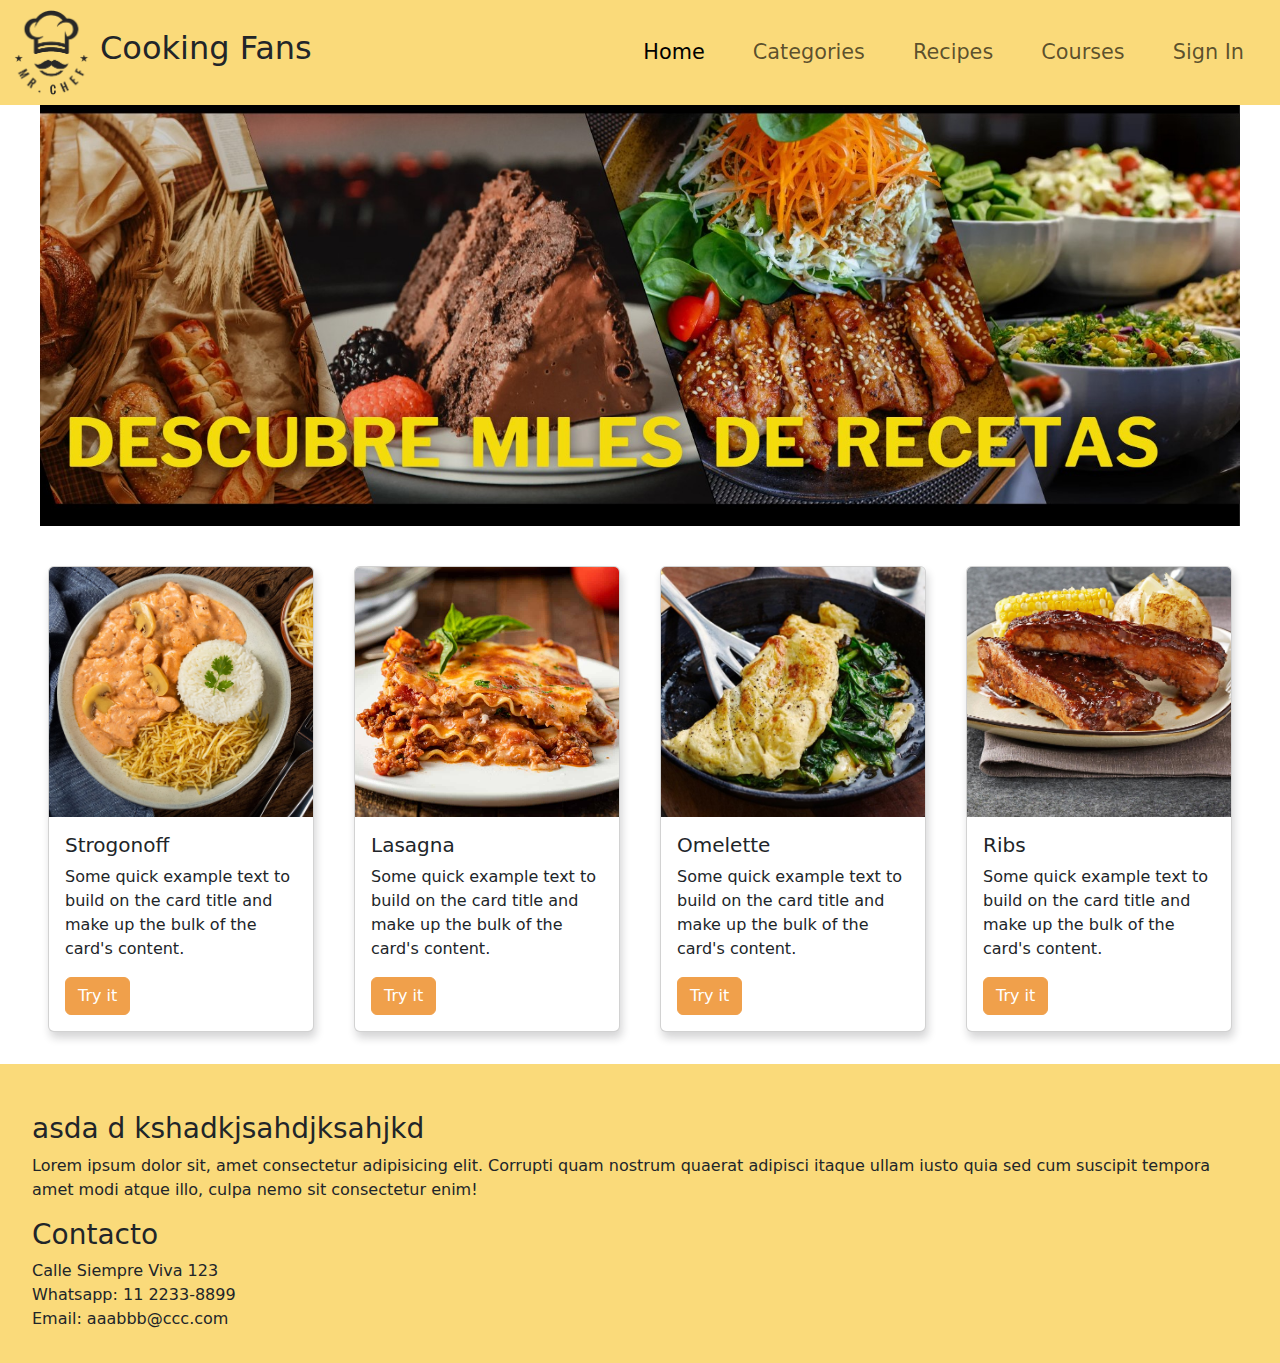
<file: index.html>
<!DOCTYPE html>
<html lang="en">
  <head>
    <meta charset="UTF-8" />
    <meta name="viewport" content="width=device-width, initial-scale=1.0" />
    <meta name="keywords" content="comida, food, gastronomía, chef, fanático, salsas, pastas, repostería, panadería, buffet, cocina, receta">
    <meta name="description" content="Sitio para fanáticos de la cocina y el mundo culinario donde encontrarás recetas, cursos y podras compartir tus propias recetas con los demas">
    <title>Cooking Fans</title>
    <!-- <link rel="stylesheet" href="styles/main.css" /> -->
    <link rel="stylesheet" href="css/main.css" />
    <link
      href="https://cdn.jsdelivr.net/npm/bootstrap@5.3.3/dist/css/bootstrap.min.css"
      rel="stylesheet"
      integrity="sha384-QWTKZyjpPEjISv5WaRU9OFeRpok6YctnYmDr5pNlyT2bRjXh0JMhjY6hW+ALEwIH"
      crossorigin="anonymous"
    />
    <link
      rel="stylesheet"
      href="https://cdn.jsdelivr.net/npm/bootstrap-icons@1.11.3/font/bootstrap-icons.min.css"
    />
  </head>

  <body>
    <header>
      <nav class="navbar navbar-expand-lg fixed-top">
        <div class="container-fluid">
          <div class="logo">
            <a href="../index.html">
              <img src="img/logo-chef-mini.png" alt="logo-chef" width="80" />
            </a>
            <h1>Cooking Fans</h1>
          </div>
          <button
            class="navbar-toggler"
            type="button"
            data-bs-toggle="collapse"
            data-bs-target="#navbarNav"
            aria-controls="navbarNav"
            aria-expanded="false"
            aria-label="Toggle navigation"
          >
            <span class="navbar-toggler-icon"></span>
          </button>
          <div class="collapse navbar-collapse" id="navbarNav">
            <ul
              class="navbar-nav d-flex justify-content-end"
              style="width: 100%"
            >
              <li class="nav-item">
                <a class="nav-link active" href="index.html">Home</a>
              </li>
              <li class="nav-item">
                <a class="nav-link" href="pages/categories.html">Categories</a>
              </li>
              <li class="nav-item">
                <a class="nav-link" href="pages/recipes.html">Recipes</a>
              </li>
              <li class="nav-item">
                <a class="nav-link" href="pages/courses.html">Courses</a>
              </li>
              <li class="nav-item">
                <a class="nav-link" href="pages/sign.html">Sign In</a>
              </li>
            </ul>
          </div>
        </div>
      </nav>
    </header>

    <main>
      <section class="banner">
        <img src="img/banner-site.jpg" alt="banner-site" style="width: 100%" />
      </section>

      <section class="row g-4 mt-3">
        <div class="col-xs-12 col-sm-6 col-md-3">
          <div class="card">
            <img
              src="img/strogonoff.jpg"
              class="card-img-top"
              alt="strogonoff"
            />
            <div class="card-body">
              <h5 class="card-title">Strogonoff</h5>
              <p class="card-text">
                Some quick example text to build on the card title and make up
                the bulk of the card's content.
              </p>
              <a href="#" class="btn btn-primary">Try it</a>
            </div>
          </div>
        </div>
        <div class="col-xs-12 col-sm-6 col-md-3">
          <div class="card">
            <img src="img/lasagna.jpg" class="card-img-top" alt="lasagna" />
            <div class="card-body">
              <h5 class="card-title">Lasagna</h5>
              <p class="card-text">
                Some quick example text to build on the card title and make up
                the bulk of the card's content.
              </p>
              <a href="#" class="btn btn-primary">Try it</a>
            </div>
          </div>
        </div>
        <div class="col-xs-12 col-sm-6 col-md-3">
          <div class="card">
            <img src="img/omelette.jpg" class="card-img-top" alt="omelette" />
            <div class="card-body">
              <h5 class="card-title">Omelette</h5>
              <p class="card-text">
                Some quick example text to build on the card title and make up
                the bulk of the card's content.
              </p>
              <a href="#" class="btn btn-primary">Try it</a>
            </div>
          </div>
        </div>
        <div class="col-xs-12 col-sm-6 col-md-3">
          <div class="card">
            <img src="img/ribs.jpg" class="card-img-top" alt="ribs" />
            <div class="card-body">
              <h5 class="card-title">Ribs</h5>
              <p class="card-text">
                Some quick example text to build on the card title and make up
                the bulk of the card's content.
              </p>
              <a href="#" class="btn btn-primary">Try it</a>
            </div>
          </div>
        </div>
      </section>
    </main>

    <footer>
      <h3>asda d kshadkjsahdjksahjkd</h3>
      <p>
        Lorem ipsum dolor sit, amet consectetur adipisicing elit. Corrupti quam
        nostrum quaerat adipisci itaque ullam iusto quia sed cum suscipit
        tempora amet modi atque illo, culpa nemo sit consectetur enim!
      </p>

      <h3>Contacto</h3>
      <div>Calle Siempre Viva 123</div>
      <div>Whatsapp: 11 2233-8899</div>
      <div>Email: aaabbb@ccc.com</div>
    </footer>

    <script
      src="https://cdn.jsdelivr.net/npm/bootstrap@5.3.3/dist/js/bootstrap.bundle.min.js"
      integrity="sha384-YvpcrYf0tY3lHB60NNkmXc5s9fDVZLESaAA55NDzOxhy9GkcIdslK1eN7N6jIeHz"
      crossorigin="anonymous"
    ></script>
  </body>
</html>
</file>
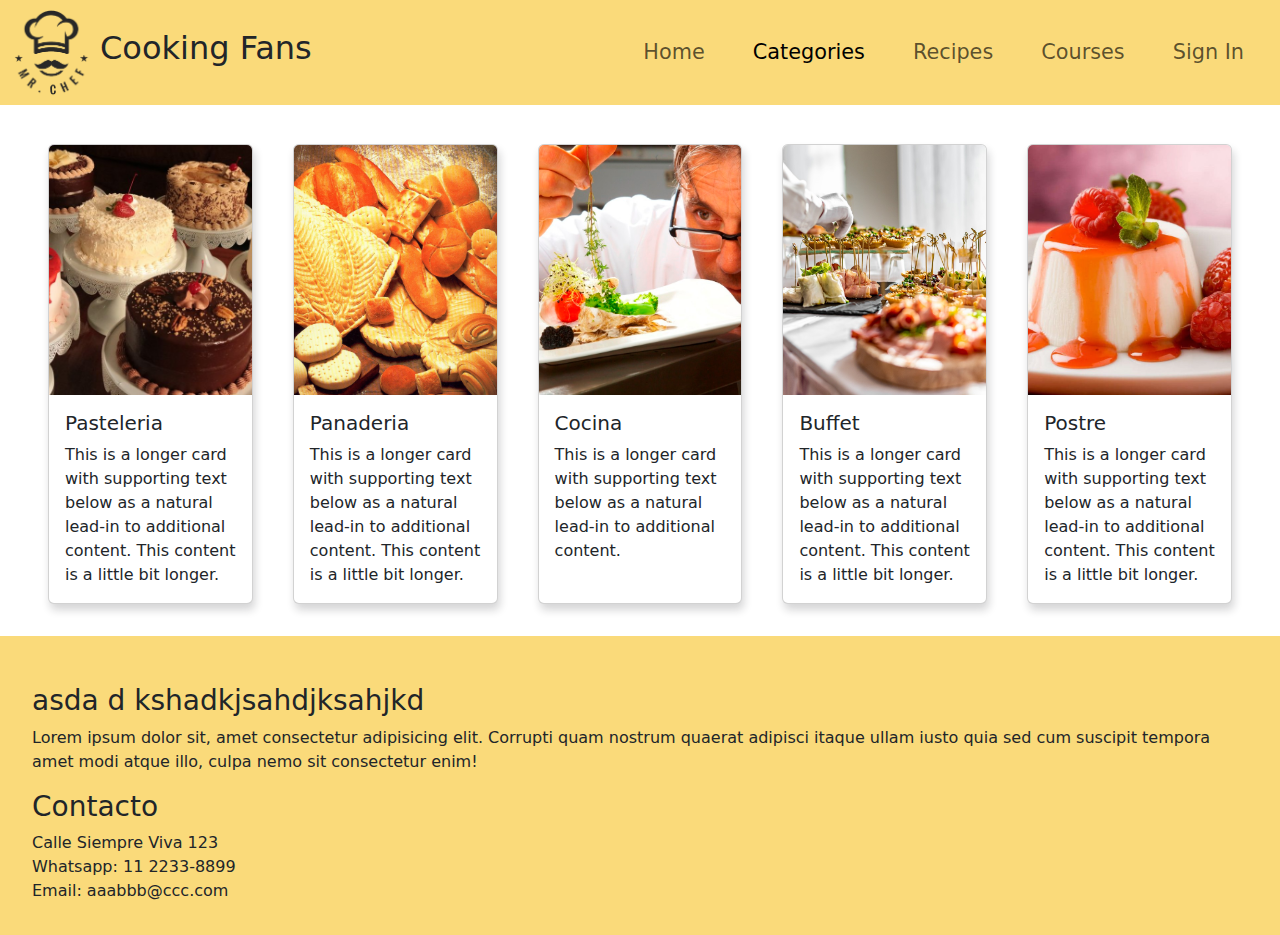
<file: pages/categories.html>
<!DOCTYPE html>
<html lang="en">

<head>
  <meta charset="UTF-8" />
  <meta name="viewport" content="width=device-width, initial-scale=1.0" />
  <title>Cooking Fans</title>
  <link rel="stylesheet" href="../css/main.css" />
  <link href="https://cdn.jsdelivr.net/npm/bootstrap@5.3.3/dist/css/bootstrap.min.css" rel="stylesheet"
    integrity="sha384-QWTKZyjpPEjISv5WaRU9OFeRpok6YctnYmDr5pNlyT2bRjXh0JMhjY6hW+ALEwIH" crossorigin="anonymous" />
  <link rel="stylesheet" href="https://cdn.jsdelivr.net/npm/bootstrap-icons@1.11.3/font/bootstrap-icons.min.css" />
</head>

<body>
  <header>
    <nav class="navbar navbar-expand-lg fixed-top">
      <div class="container-fluid">
        <div class="logo">
          <a href="../index.html">
            <img src="../img/logo-chef-mini.png" alt="logo-chef" width="80" />
          </a>
          <h1>Cooking Fans</h1>
        </div>
        <button class="navbar-toggler" type="button" data-bs-toggle="collapse" data-bs-target="#navbarNav"
          aria-controls="navbarNav" aria-expanded="false" aria-label="Toggle navigation">
          <span class="navbar-toggler-icon"></span>
        </button>
        <div class="collapse navbar-collapse" id="navbarNav">
          <ul class="navbar-nav d-flex justify-content-end" style="width: 100%">
            <li class="nav-item">
              <a class="nav-link" href="../index.html">Home</a>
            </li>
            <li class="nav-item">
              <a class="nav-link active" href="categories.html">Categories</a>
            </li>
            <li class="nav-item">
              <a class="nav-link" href="recipes.html">Recipes</a>
            </li>
            <li class="nav-item">
              <a class="nav-link" href="courses.html">Courses</a>
            </li>
            <li class="nav-item">
              <a class="nav-link" href="sign.html">Sign In</a>
            </li>
          </ul>
        </div>
      </div>
    </nav>
  </header>
  <main>
    <section>
      <div class="row g-4 mt-4">
        <div class="col">
          <div class="card h-100">
            <img src="../img/pasteleria.jpg" class="card-img-top" alt="pasteleria">
            <div class="card-body">
              <h5 class="card-title">Pasteleria</h5>
              <p class="card-text">This is a longer card with supporting text below as a natural lead-in to additional content. This content is a little bit longer.</p>
            </div>
          </div>
        </div>
        <div class="col">
          <div class="card h-100">
            <img src="../img/panaderia.jpg" class="card-img-top" alt="panaderia">
            <div class="card-body">
              <h5 class="card-title">Panaderia</h5>
              <p class="card-text">This is a longer card with supporting text below as a natural lead-in to additional content. This content is a little bit longer.</p>
            </div>
          </div>
        </div>
        <div class="col">
          <div class="card h-100">
            <img src="../img/cocina.jpg" class="card-img-top" alt="cocina">
            <div class="card-body">
              <h5 class="card-title">Cocina</h5>
              <p class="card-text">This is a longer card with supporting text below as a natural lead-in to additional content.</p>
            </div>
          </div>
        </div>
        <div class="col">
          <div class="card h-100">
            <img src="../img/buffet.jpg" class="card-img-top" alt="buffet">
            <div class="card-body">
              <h5 class="card-title">Buffet</h5>
              <p class="card-text">This is a longer card with supporting text below as a natural lead-in to additional content. This content is a little bit longer.</p>
            </div>
          </div>
        </div>
        <div class="col">
          <div class="card h-100">
            <img src="../img/postre.jpg" class="card-img-top" alt="postre">
            <div class="card-body">
              <h5 class="card-title">Postre</h5>
              <p class="card-text">This is a longer card with supporting text below as a natural lead-in to additional content. This content is a little bit longer.</p>
            </div>
          </div>
        </div>
      </div>
    </section>
  </main>
  <footer>
    <h3>asda d kshadkjsahdjksahjkd</h3>
    <p>
      Lorem ipsum dolor sit, amet consectetur adipisicing elit. Corrupti quam
      nostrum quaerat adipisci itaque ullam iusto quia sed cum suscipit
      tempora amet modi atque illo, culpa nemo sit consectetur enim!
    </p>

    <h3>Contacto</h3>
    <div>Calle Siempre Viva 123</div>
    <div>Whatsapp: 11 2233-8899</div>
    <div>Email: aaabbb@ccc.com</div>
  </footer>

  <script src="https://cdn.jsdelivr.net/npm/bootstrap@5.3.3/dist/js/bootstrap.bundle.min.js"
    integrity="sha384-YvpcrYf0tY3lHB60NNkmXc5s9fDVZLESaAA55NDzOxhy9GkcIdslK1eN7N6jIeHz"
    crossorigin="anonymous"></script>
</body>

</html>
</file>
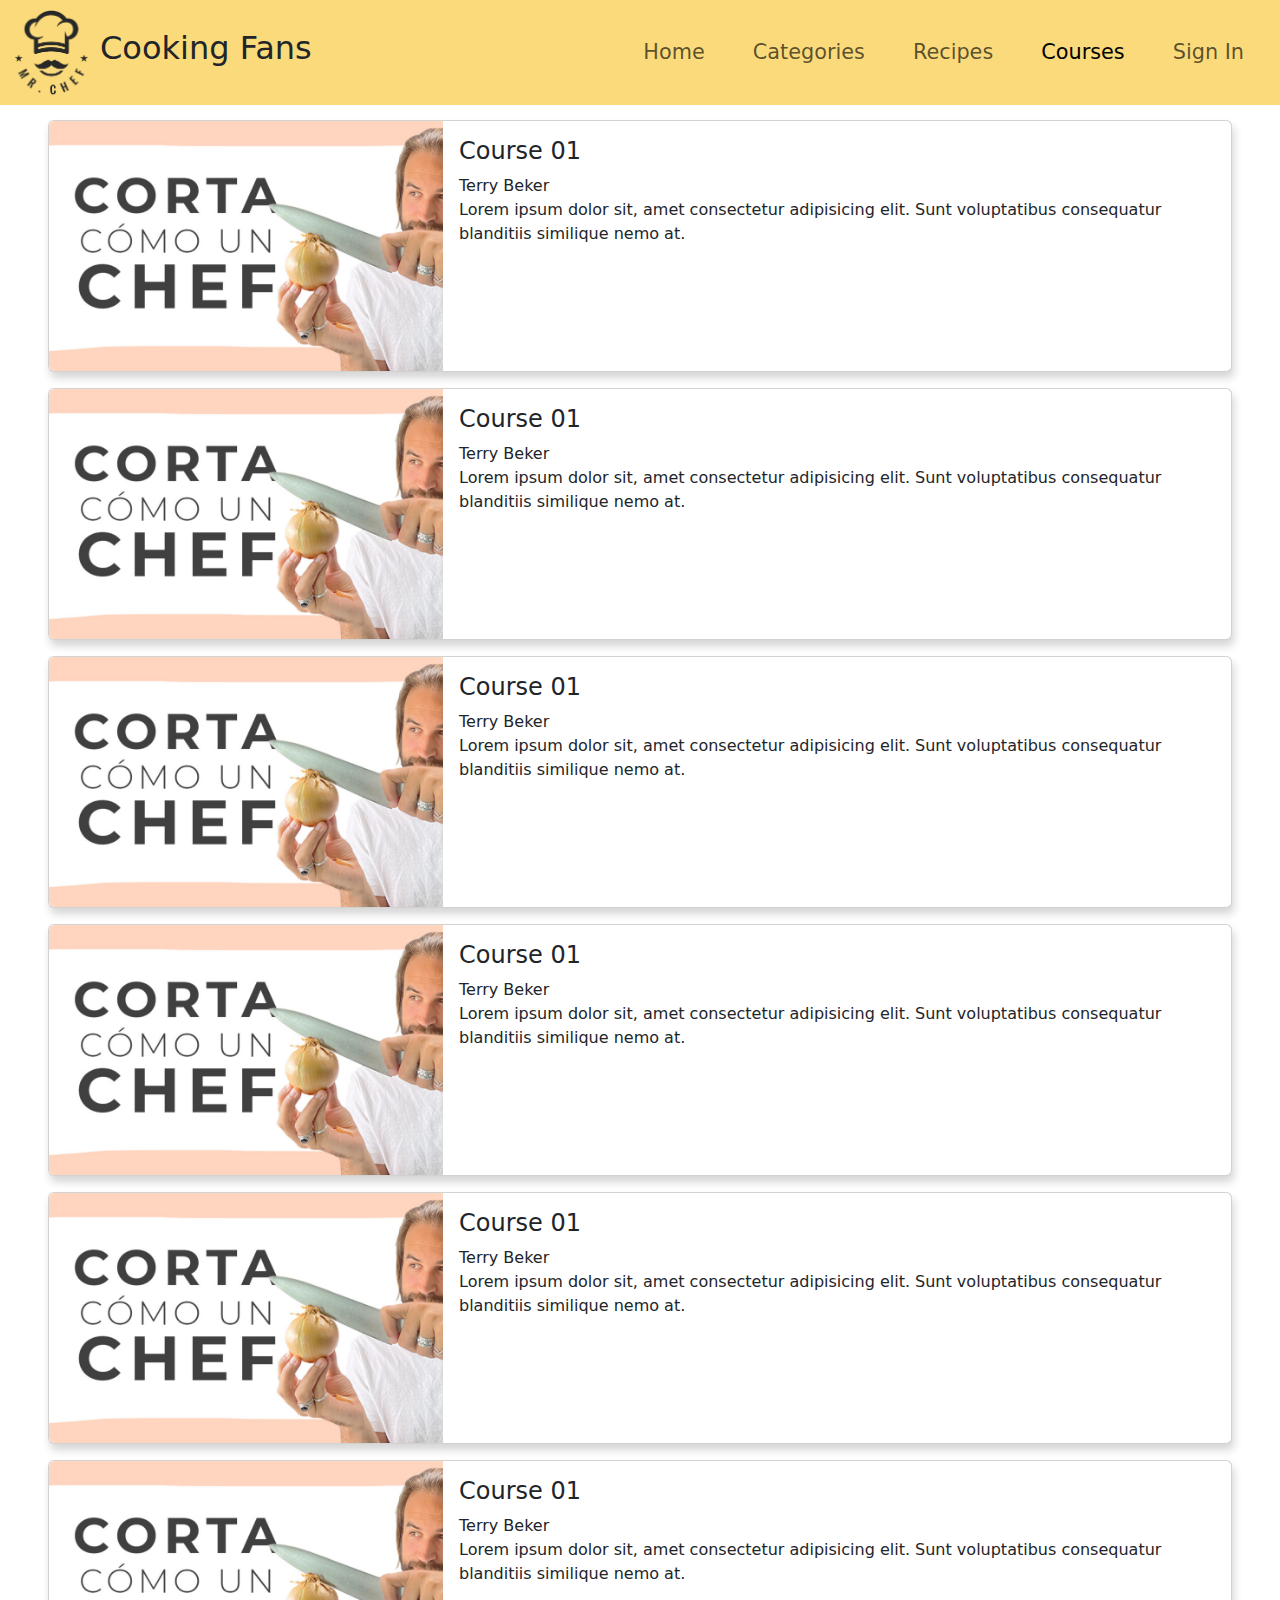
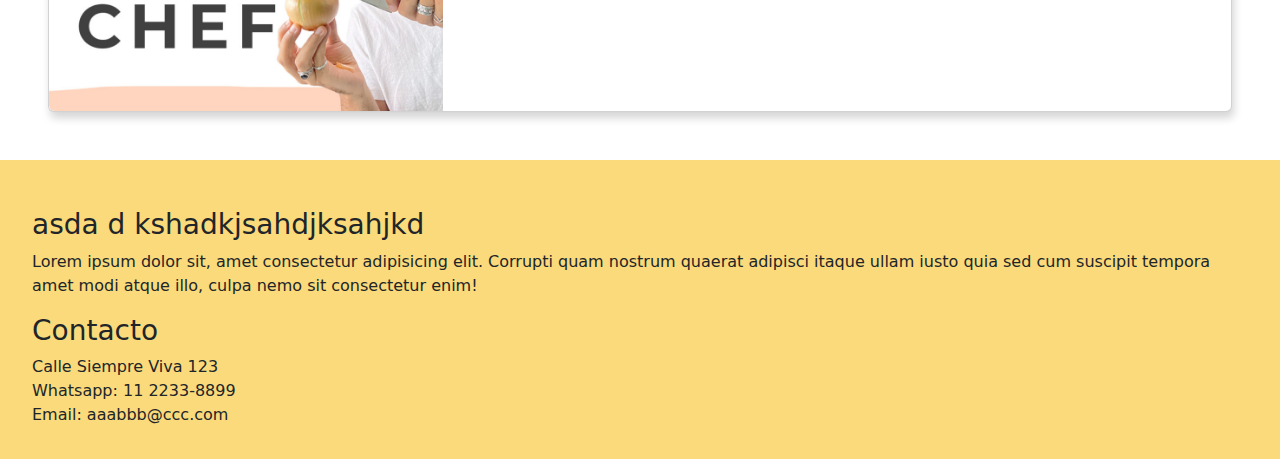
<file: pages/courses.html>
<!DOCTYPE html>
<html lang="en">
  <head>
    <meta charset="UTF-8" />
    <meta name="viewport" content="width=device-width, initial-scale=1.0" />
    <title>Cooking Fans</title>
    <link rel="stylesheet" href="../css/main.css" />
    <link
      href="https://cdn.jsdelivr.net/npm/bootstrap@5.3.3/dist/css/bootstrap.min.css"
      rel="stylesheet"
      integrity="sha384-QWTKZyjpPEjISv5WaRU9OFeRpok6YctnYmDr5pNlyT2bRjXh0JMhjY6hW+ALEwIH"
      crossorigin="anonymous"
    />
    <link
      rel="stylesheet"
      href="https://cdn.jsdelivr.net/npm/bootstrap-icons@1.11.3/font/bootstrap-icons.min.css"
    />
  </head>
  <body>
    <header>
      <nav class="navbar navbar-expand-lg fixed-top">
        <div class="container-fluid">
          <div class="logo">
            <a href="../index.html">
              <img src="../img/logo-chef-mini.png" alt="logo-chef" width="80" />
            </a>
            <h1>Cooking Fans</h1>
          </div>
          <button
            class="navbar-toggler"
            type="button"
            data-bs-toggle="collapse"
            data-bs-target="#navbarNav"
            aria-controls="navbarNav"
            aria-expanded="false"
            aria-label="Toggle navigation"
          >
            <span class="navbar-toggler-icon"></span>
          </button>
          <div class="collapse navbar-collapse" id="navbarNav">
            <ul
              class="navbar-nav d-flex justify-content-end"
              style="width: 100%"
            >
              <li class="nav-item">
                <a class="nav-link" href="../index.html">Home</a>
              </li>
              <li class="nav-item">
                <a class="nav-link" href="categories.html">Categories</a>
              </li>
              <li class="nav-item">
                <a class="nav-link" href="recipes.html">Recipes</a>
              </li>
              <li class="nav-item">
                <a class="nav-link active" href="courses.html">Courses</a>
              </li>
              <li class="nav-item">
                <a class="nav-link" href="sign.html">Sign In</a>
              </li>
            </ul>
          </div>
        </div>
      </nav>
    </header>
    <main>
      <section class="mt-4">
        <div class="card mb-3">
          <div class="row g-0">
            <div class="col-md-4">
              <img
                src="../img/curso-default.jpg"
                class="img-fluid rounded-start"
                alt="course"
              />
            </div>
            <div class="col-md-8">
              <div class="card-body">
                <h4>Course 01</h4>
                <span>Terry Beker</span>
                <p>
                  Lorem ipsum dolor sit, amet consectetur adipisicing elit. Sunt
                  voluptatibus consequatur blanditiis similique nemo at.
                </p>
              </div>
            </div>
          </div>
        </div>

        <div class="card card-full mb-3">
          <div class="row g-0">
            <div class="col-md-4">
              <img
                src="../img/curso-default.jpg"
                class="img-fluid rounded-start"
                alt="course"
              />
            </div>
            <div class="col-md-8">
              <div class="card-body">
                <h4>Course 01</h4>
                <span>Terry Beker</span>
                <p>
                  Lorem ipsum dolor sit, amet consectetur adipisicing elit. Sunt
                  voluptatibus consequatur blanditiis similique nemo at.
                </p>
              </div>
            </div>
          </div>
        </div>

        <div class="card card-full mb-3">
          <div class="row g-0">
            <div class="col-md-4">
              <img
                src="../img/curso-default.jpg"
                class="img-fluid rounded-start"
                alt="course"
              />
            </div>
            <div class="col-md-8">
              <div class="card-body">
                <h4>Course 01</h4>
                <span>Terry Beker</span>
                <p>
                  Lorem ipsum dolor sit, amet consectetur adipisicing elit. Sunt
                  voluptatibus consequatur blanditiis similique nemo at.
                </p>
              </div>
            </div>
          </div>
        </div>

        <div class="card card-full mb-3">
          <div class="row g-0">
            <div class="col-md-4">
              <img
                src="../img/curso-default.jpg"
                class="img-fluid rounded-start"
                alt="course"
              />
            </div>
            <div class="col-md-8">
              <div class="card-body">
                <h4>Course 01</h4>
                <span>Terry Beker</span>
                <p>
                  Lorem ipsum dolor sit, amet consectetur adipisicing elit. Sunt
                  voluptatibus consequatur blanditiis similique nemo at.
                </p>
              </div>
            </div>
          </div>
        </div>

        <div class="card card-full mb-3">
          <div class="row g-0">
            <div class="col-md-4">
              <img
                src="../img/curso-default.jpg"
                class="img-fluid rounded-start"
                alt="course"
              />
            </div>
            <div class="col-md-8">
              <div class="card-body">
                <h4>Course 01</h4>
                <span>Terry Beker</span>
                <p>
                  Lorem ipsum dolor sit, amet consectetur adipisicing elit. Sunt
                  voluptatibus consequatur blanditiis similique nemo at.
                </p>
              </div>
            </div>
          </div>
        </div>

        <div class="card card-full mb-3">
          <div class="row g-0">
            <div class="col-md-4">
              <img
                src="../img/curso-default.jpg"
                class="img-fluid rounded-start"
                alt="course"
              />
            </div>
            <div class="col-md-8">
              <div class="card-body">
                <h4>Course 01</h4>
                <span>Terry Beker</span>
                <p>
                  Lorem ipsum dolor sit, amet consectetur adipisicing elit. Sunt
                  voluptatibus consequatur blanditiis similique nemo at.
                </p>
              </div>
            </div>
          </div>
        </div>
      </section>
    </main>
    <footer>
      <h3>asda d kshadkjsahdjksahjkd</h3>
      <p>
        Lorem ipsum dolor sit, amet consectetur adipisicing elit. Corrupti quam
        nostrum quaerat adipisci itaque ullam iusto quia sed cum suscipit
        tempora amet modi atque illo, culpa nemo sit consectetur enim!
      </p>

      <h3>Contacto</h3>
      <div>Calle Siempre Viva 123</div>
      <div>Whatsapp: 11 2233-8899</div>
      <div>Email: aaabbb@ccc.com</div>
    </footer>

    <script
      src="https://cdn.jsdelivr.net/npm/bootstrap@5.3.3/dist/js/bootstrap.bundle.min.js"
      integrity="sha384-YvpcrYf0tY3lHB60NNkmXc5s9fDVZLESaAA55NDzOxhy9GkcIdslK1eN7N6jIeHz"
      crossorigin="anonymous"
    ></script>
  </body>
</html>
</file>
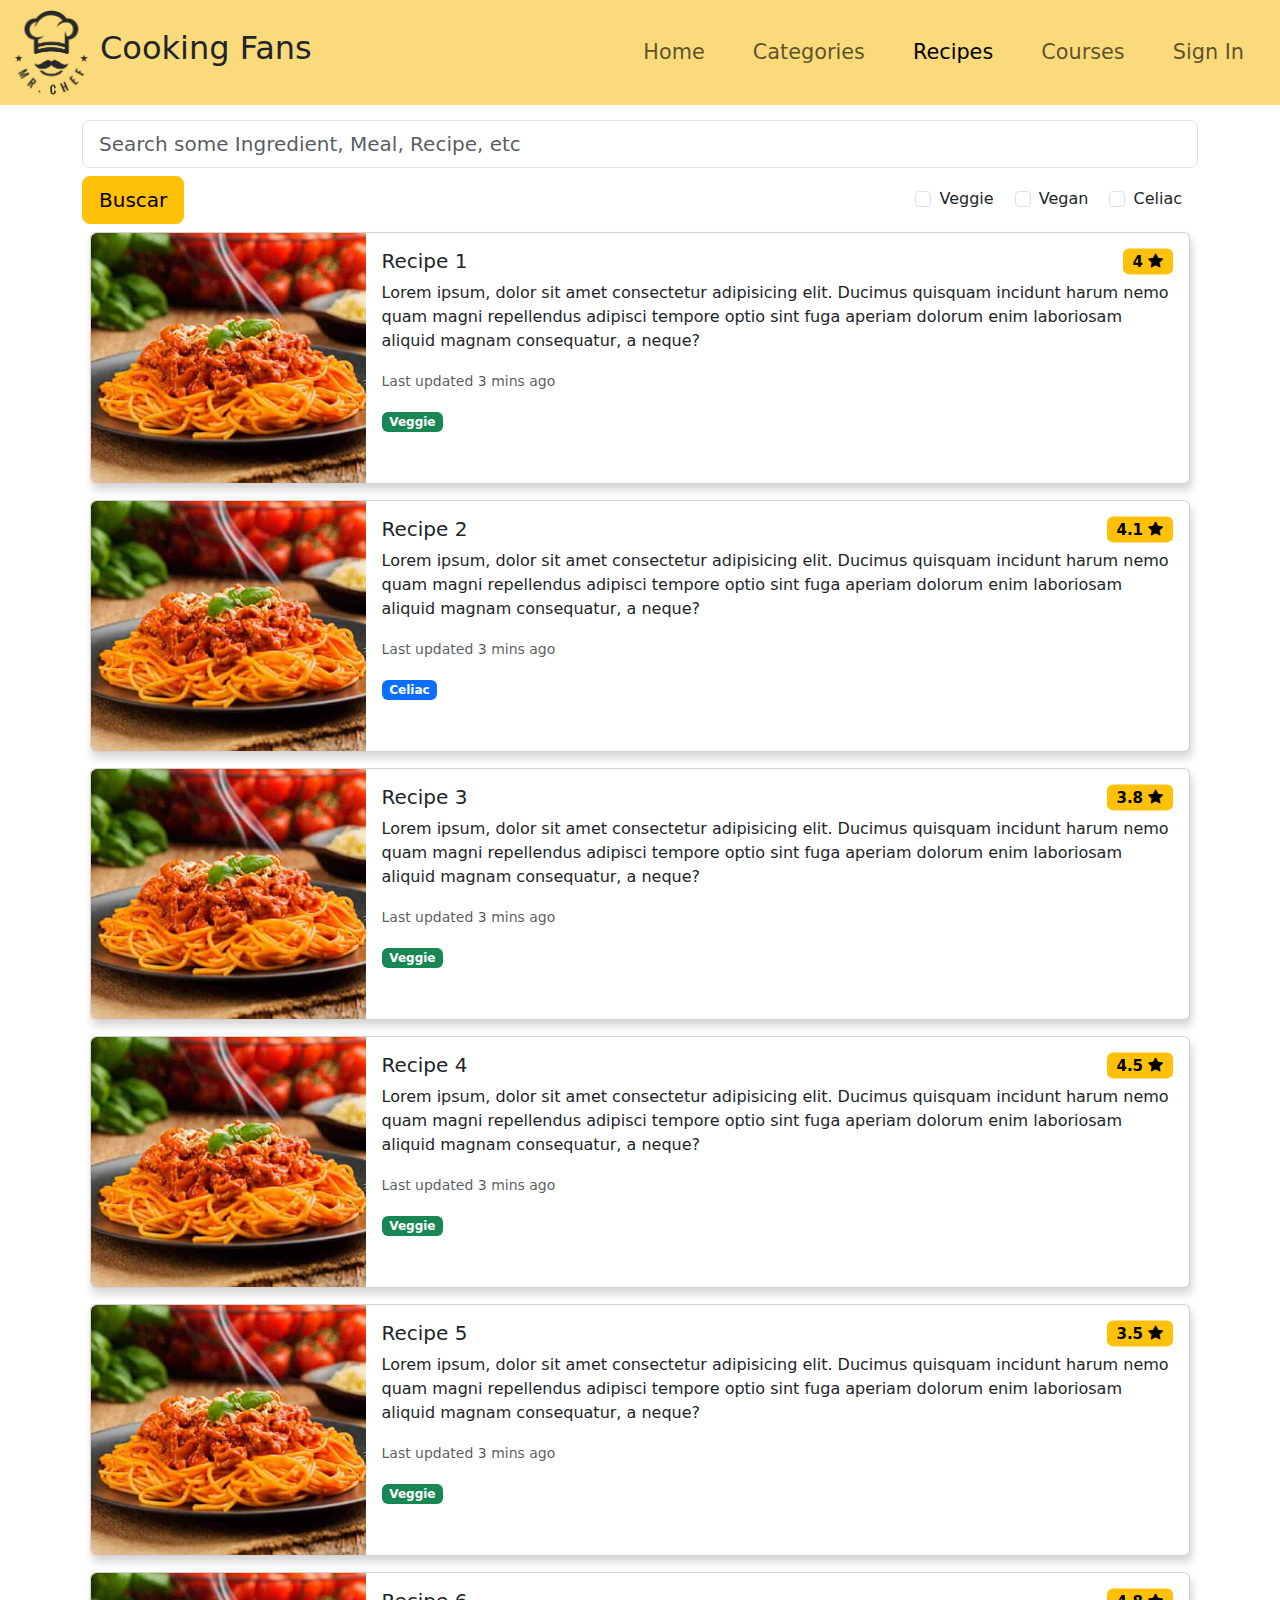
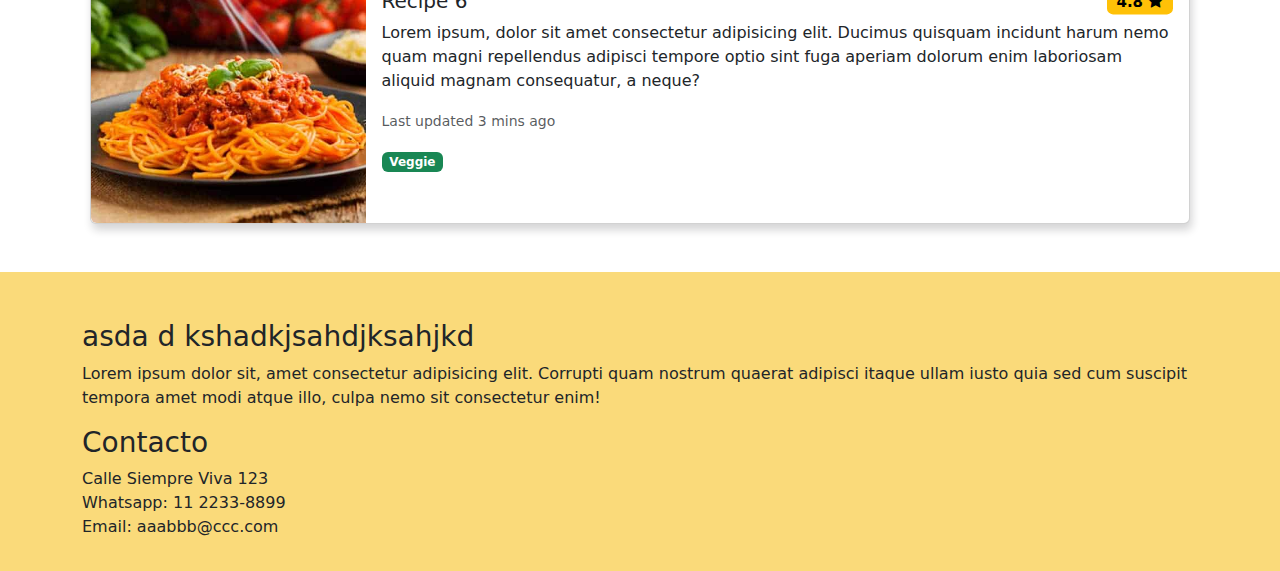
<file: pages/recipes.html>
<!DOCTYPE html>
<html lang="en">

<head>
  <meta charset="UTF-8" />
  <meta name="viewport" content="width=device-width, initial-scale=1.0" />
  <title>Cooking Fans</title>
  <link rel="stylesheet" href="../css/main.css" />
  <link href="https://cdn.jsdelivr.net/npm/bootstrap@5.3.3/dist/css/bootstrap.min.css" rel="stylesheet"
    integrity="sha384-QWTKZyjpPEjISv5WaRU9OFeRpok6YctnYmDr5pNlyT2bRjXh0JMhjY6hW+ALEwIH" crossorigin="anonymous" />
  <link rel="stylesheet" href="https://cdn.jsdelivr.net/npm/bootstrap-icons@1.11.3/font/bootstrap-icons.min.css" />
</head>

<body>
  <header>
    <nav class="navbar navbar-expand-lg fixed-top">
      <div class="container-fluid">
        <div class="logo">
          <a href="../index.html">
            <img src="../img/logo-chef-mini.png" alt="logo-chef" width="80" />
          </a>
          <h1>Cooking Fans</h1>
        </div>
        <button class="navbar-toggler" type="button" data-bs-toggle="collapse" data-bs-target="#navbarNav"
          aria-controls="navbarNav" aria-expanded="false" aria-label="Toggle navigation">
          <span class="navbar-toggler-icon"></span>
        </button>
        <div class="collapse navbar-collapse" id="navbarNav">
          <ul class="navbar-nav d-flex justify-content-end" style="width: 100%">
            <li class="nav-item">
              <a class="nav-link" href="../index.html">Home</a>
            </li>
            <li class="nav-item">
              <a class="nav-link" href="categories.html">Categories</a>
            </li>
            <li class="nav-item">
              <a class="nav-link active" href="recipes.html">Recipes</a>
            </li>
            <li class="nav-item">
              <a class="nav-link" href="courses.html">Courses</a>
            </li>
            <li class="nav-item">
              <a class="nav-link" href="sign.html">Sign In</a>
            </li>
          </ul>
        </div>
      </div>
    </nav>
  </header>
  <main class="container">
    <section class="mt-4">
      <form action="">
        <input class="form-control form-control-lg" type="text" placeholder="Search some Ingredient, Meal, Recipe, etc"
          aria-label=".form-control-lg example" />
        <div class="d-flex justify-content-between align-items-center gap-1 mt-2">
          <button type="button" class="btn btn-warning btn-lg">
            Buscar
          </button>
          <div>
            <div class="form-check form-check-inline">
              <input class="form-check-input" type="checkbox" id="veggie" value="veggie" />
              <label class="form-check-label" for="veggie">Veggie</label>
            </div>
            <div class="form-check form-check-inline">
              <input class="form-check-input" type="checkbox" id="vegan" value="vegan" />
              <label class="form-check-label" for="vegan">Vegan</label>
            </div>
            <div class="form-check form-check-inline">
              <input class="form-check-input" type="checkbox" id="celiac" value="celiac" />
              <label class="form-check-label" for="celiac">Celiac</label>
            </div>
          </div>
        </div>
      </form>
    </section>

    <section class="my-2">
      <article class="card mb-3">
        <div class="row g-0">
          <div class="col-md-3">
            <img src="../img/receta-default.jpg" class="img-fluid rounded-start" alt="foto de una receta" />
          </div>
          <div class="col-md-9">
            <div class="card-body">
              <h5 class="card-title position-relative">
                Recipe 1
                <div class="position-absolute top-50 end-0 translate-middle-y">
                  <span class="badge text-bg-warning">4 <i class="bi bi-star-fill"></i></span>
                </div>
              </h5>
              <p class="card-text">
                Lorem ipsum, dolor sit amet consectetur adipisicing elit.
                Ducimus quisquam incidunt harum nemo quam magni repellendus
                adipisci tempore optio sint fuga aperiam dolorum enim
                laboriosam aliquid magnam consequatur, a neque?
              </p>
              <p class="card-text">
                <small class="text-body-secondary">Last updated 3 mins ago</small>
              </p>
              <span class="badge text-bg-success">Veggie</span>
            </div>
          </div>
        </div>
      </article>
      <article class="card mb-3">
        <div class="row g-0">
          <div class="col-md-3">
            <img src="../img/receta-default.jpg" class="img-fluid rounded-start" alt="foto de una receta" />
          </div>
          <div class="col-md-9">
            <div class="card-body">
              <h5 class="card-title position-relative">
                Recipe 2
                <div class="position-absolute top-50 end-0 translate-middle-y">
                  <span class="badge text-bg-warning">4.1 <i class="bi bi-star-fill"></i></span>
                </div>
              </h5>
              <p class="card-text">
                Lorem ipsum, dolor sit amet consectetur adipisicing elit.
                Ducimus quisquam incidunt harum nemo quam magni repellendus
                adipisci tempore optio sint fuga aperiam dolorum enim
                laboriosam aliquid magnam consequatur, a neque?
              </p>
              <p class="card-text">
                <small class="text-body-secondary">Last updated 3 mins ago</small>
              </p>
              <span class="badge text-bg-primary">Celiac</span>
            </div>
          </div>
        </div>
      </article>
      <article class="card mb-3">
        <div class="row g-0">
          <div class="col-md-3">
            <img src="../img/receta-default.jpg" class="img-fluid rounded-start" alt="foto de una receta" />
          </div>
          <div class="col-md-9">
            <div class="card-body">
              <h5 class="card-title position-relative">
                Recipe 3
                <div class="position-absolute top-50 end-0 translate-middle-y">
                  <span class="badge text-bg-warning">3.8 <i class="bi bi-star-fill"></i></span>
                </div>
              </h5>
              <p class="card-text">
                Lorem ipsum, dolor sit amet consectetur adipisicing elit.
                Ducimus quisquam incidunt harum nemo quam magni repellendus
                adipisci tempore optio sint fuga aperiam dolorum enim
                laboriosam aliquid magnam consequatur, a neque?
              </p>
              <p class="card-text">
                <small class="text-body-secondary">Last updated 3 mins ago</small>
              </p>
              <span class="badge text-bg-success">Veggie</span>
            </div>
          </div>
        </div>
      </article>
      <article class="card mb-3">
        <div class="row g-0">
          <div class="col-md-3">
            <img src="../img/receta-default.jpg" class="img-fluid rounded-start" alt="foto de una receta" />
          </div>
          <div class="col-md-9">
            <div class="card-body">
              <h5 class="card-title position-relative">
                Recipe 4
                <div class="position-absolute top-50 end-0 translate-middle-y">
                  <span class="badge text-bg-warning">4.5 <i class="bi bi-star-fill"></i></span>
                </div>
              </h5>
              <p class="card-text">
                Lorem ipsum, dolor sit amet consectetur adipisicing elit.
                Ducimus quisquam incidunt harum nemo quam magni repellendus
                adipisci tempore optio sint fuga aperiam dolorum enim
                laboriosam aliquid magnam consequatur, a neque?
              </p>
              <p class="card-text">
                <small class="text-body-secondary">Last updated 3 mins ago</small>
              </p>
              <span class="badge text-bg-success">Veggie</span>
            </div>
          </div>
        </div>
      </article>
      <article class="card mb-3">
        <div class="row g-0">
          <div class="col-md-3">
            <img src="../img/receta-default.jpg" class="img-fluid rounded-start" alt="foto de una receta" />
          </div>
          <div class="col-md-9">
            <div class="card-body">
              <h5 class="card-title position-relative">
                Recipe 5
                <div class="position-absolute top-50 end-0 translate-middle-y">
                  <span class="badge text-bg-warning">3.5 <i class="bi bi-star-fill"></i></span>
                </div>
              </h5>
              <p class="card-text">
                Lorem ipsum, dolor sit amet consectetur adipisicing elit.
                Ducimus quisquam incidunt harum nemo quam magni repellendus
                adipisci tempore optio sint fuga aperiam dolorum enim
                laboriosam aliquid magnam consequatur, a neque?
              </p>
              <p class="card-text">
                <small class="text-body-secondary">Last updated 3 mins ago</small>
              </p>
              <span class="badge text-bg-success">Veggie</span>
            </div>
          </div>
        </div>
      </article>
      <article class="card mb-3">
        <div class="row g-0">
          <div class="col-md-3">
            <img src="../img/receta-default.jpg" class="img-fluid rounded-start" alt="foto de una receta" />
          </div>
          <div class="col-md-9">
            <div class="card-body">
              <h5 class="card-title position-relative">
                Recipe 6
                <div class="position-absolute top-50 end-0 translate-middle-y">
                  <span class="badge text-bg-warning">4.8 <i class="bi bi-star-fill"></i></span>
                </div>
              </h5>
              <p class="card-text">
                Lorem ipsum, dolor sit amet consectetur adipisicing elit.
                Ducimus quisquam incidunt harum nemo quam magni repellendus
                adipisci tempore optio sint fuga aperiam dolorum enim
                laboriosam aliquid magnam consequatur, a neque?
              </p>
              <p class="card-text">
                <small class="text-body-secondary">Last updated 3 mins ago</small>
              </p>
              <span class="badge text-bg-success">Veggie</span>
            </div>
          </div>
        </div>
      </article>
    </section>
  </main>
  <footer class="container-fluid">
    <div class="container">
      
      <h3>asda d kshadkjsahdjksahjkd</h3>
      <p>
        Lorem ipsum dolor sit, amet consectetur adipisicing elit. Corrupti quam
        nostrum quaerat adipisci itaque ullam iusto quia sed cum suscipit
        tempora amet modi atque illo, culpa nemo sit consectetur enim!
      </p>
  
      <h3>Contacto</h3>
      <div>Calle Siempre Viva 123</div>
      <div>Whatsapp: 11 2233-8899</div>
      <div>Email: aaabbb@ccc.com</div>

    </div>
  </footer>

  <script src="https://cdn.jsdelivr.net/npm/bootstrap@5.3.3/dist/js/bootstrap.bundle.min.js"
    integrity="sha384-YvpcrYf0tY3lHB60NNkmXc5s9fDVZLESaAA55NDzOxhy9GkcIdslK1eN7N6jIeHz"
    crossorigin="anonymous"></script>
</body>

</html>
</file>
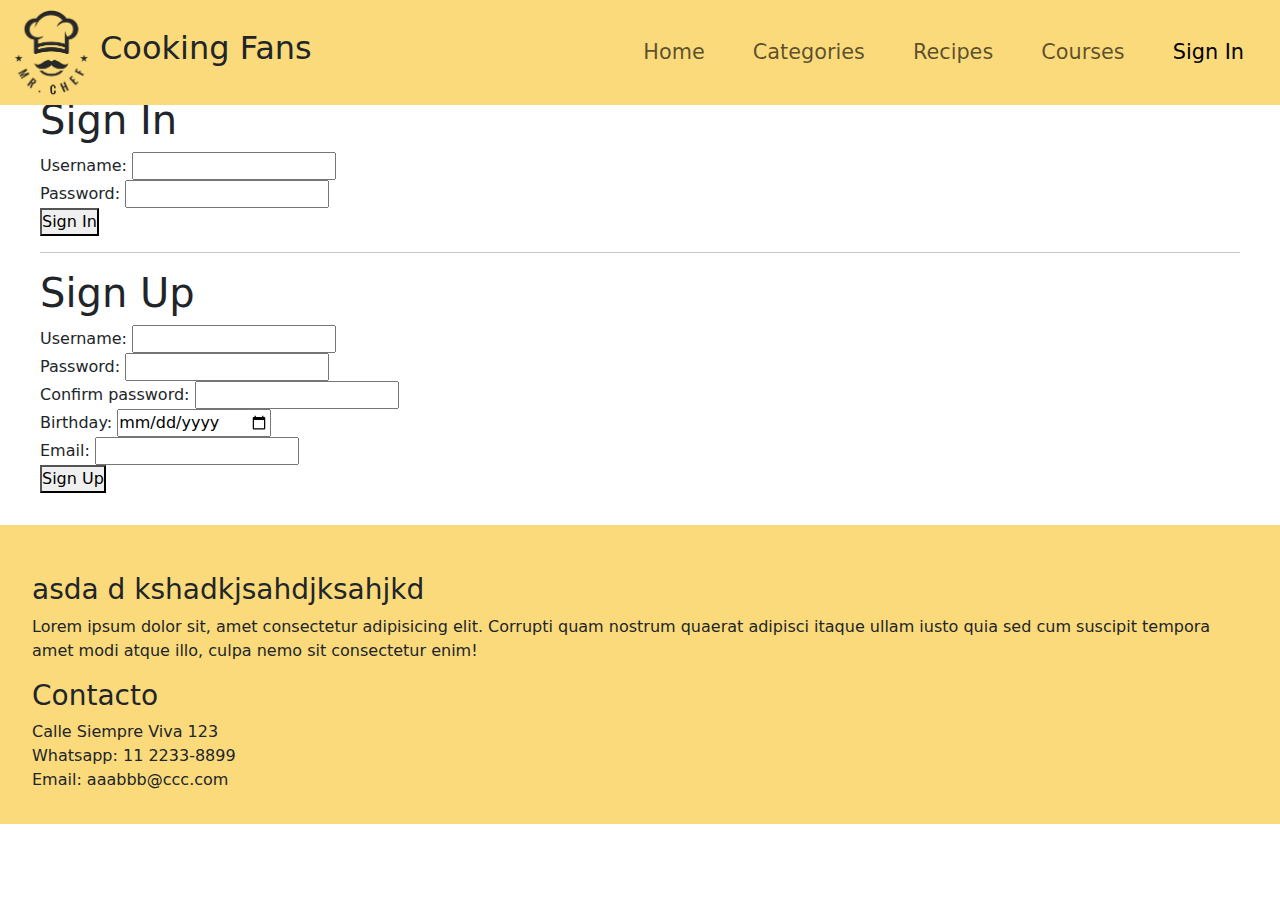
<file: pages/sign.html>
<!DOCTYPE html>
<html lang="en">
  <head>
    <meta charset="UTF-8" />
    <meta name="viewport" content="width=device-width, initial-scale=1.0" />
    <title>Cooking Fans</title>
    <link rel="stylesheet" href="../css/main.css" />
    <link
      href="https://cdn.jsdelivr.net/npm/bootstrap@5.3.3/dist/css/bootstrap.min.css"
      rel="stylesheet"
      integrity="sha384-QWTKZyjpPEjISv5WaRU9OFeRpok6YctnYmDr5pNlyT2bRjXh0JMhjY6hW+ALEwIH"
      crossorigin="anonymous"
    />
    <link
      rel="stylesheet"
      href="https://cdn.jsdelivr.net/npm/bootstrap-icons@1.11.3/font/bootstrap-icons.min.css"
    />
  </head>
  <body>
    <header>
      <nav class="navbar navbar-expand-lg fixed-top">
        <div class="container-fluid">
          <div class="logo">
            <a href="../index.html">
              <img src="../img/logo-chef-mini.png" alt="logo-chef" width="80" />
            </a>
            <h1>Cooking Fans</h1>
          </div>
          <button class="navbar-toggler" type="button" data-bs-toggle="collapse" data-bs-target="#navbarNav"
            aria-controls="navbarNav" aria-expanded="false" aria-label="Toggle navigation">
            <span class="navbar-toggler-icon"></span>
          </button>
          <div class="collapse navbar-collapse" id="navbarNav">
            <ul class="navbar-nav d-flex justify-content-end" style="width: 100%">
              <li class="nav-item">
                <a class="nav-link" href="../index.html">Home</a>
              </li>
              <li class="nav-item">
                <a class="nav-link" href="categories.html">Categories</a>
              </li>
              <li class="nav-item">
                <a class="nav-link" href="recipes.html">Recipes</a>
              </li>
              <li class="nav-item">
                <a class="nav-link" href="courses.html">Courses</a>
              </li>
              <li class="nav-item">
                <a class="nav-link active" href="sign.html">Sign In</a>
              </li>
            </ul>
          </div>
        </div>
      </nav>
    </header>
    <main>
      <section class="signin">
        <h1>Sign In</h1>
        <div>
          <label for="">Username:</label>
          <input type="text" />
        </div>
        <div>
          <label for="">Password:</label>
          <input type="password" />
        </div>
        <button>Sign In</button>
      </section>
      <hr />
      <section class="signup">
        <h1>Sign Up</h1>
        <div>
          <label for="">Username:</label>
          <input type="text" />
        </div>
        <div>
          <label for="">Password:</label>
          <input type="password" />
        </div>
        <div>
          <label for="">Confirm password:</label>
          <input type="password" />
        </div>
        <div>
          <label for="">Birthday:</label>
          <input type="date" />
        </div>
        <div>
          <label for="">Email:</label>
          <input type="email" />
        </div>
        <button>Sign Up</button>
      </section>
    </main>
    <footer>
      <h3>asda d kshadkjsahdjksahjkd</h3>
      <p>
        Lorem ipsum dolor sit, amet consectetur adipisicing elit. Corrupti quam
        nostrum quaerat adipisci itaque ullam iusto quia sed cum suscipit
        tempora amet modi atque illo, culpa nemo sit consectetur enim!
      </p>

      <h3>Contacto</h3>
      <div>Calle Siempre Viva 123</div>
      <div>Whatsapp: 11 2233-8899</div>
      <div>Email: aaabbb@ccc.com</div>
    </footer>

    <script
      src="https://cdn.jsdelivr.net/npm/bootstrap@5.3.3/dist/js/bootstrap.bundle.min.js"
      integrity="sha384-YvpcrYf0tY3lHB60NNkmXc5s9fDVZLESaAA55NDzOxhy9GkcIdslK1eN7N6jIeHz"
      crossorigin="anonymous"
    ></script>
  </body>
</html>
</file>
<file: styles/main.css>
* {
    margin: 0;
    padding: 0;
    font-family: system-ui, -apple-system, BlinkMacSystemFont, 'Segoe UI', Roboto, Oxygen, Ubuntu, Cantarell, 'Open Sans', 'Helvetica Neue', sans-serif;
}

:root {
    --primary: black;
    --secondary: #f4db0b;
}

footer {
    background-color: var(--primary);
    color: var(--secondary);
    height: 300px;
    padding: 1rem;
}

footer h3 {
    margin-top: 1rem;
}

a {
    text-decoration: none;
    color: var(--primary);
}

nav {
    background-color: var(--secondary);
    display: flex;
    align-items: center;
    justify-content: space-between;    
    flex-wrap: wrap;
}

nav .logo {
    /* Convierto el div padre en flex para centrar los elementos hijos */
    display: flex;
    align-items: center;
}

nav h1 {
    display: inline; /* Convierto el h1 en etiqueta de linea */
    font-size: 2em;
}

nav ul li {
    display: inline-block; /* Convierto los li en etiquetas de linea con estilo */
    font-size: 1.3rem;
    list-style-type: none; /* Saco las viñetas de la lista */
    padding: .5rem 1rem;
}

nav ul li.selec{
    font-weight: 700;
}

main section {
    margin: 0 0 1.5rem 0;
}

.banner img {
    width: 100%;
}

.carrusel {
    padding: 1rem;
}

.carrusel h2 {
    text-align: center;
}

.carrusel article {
    display: inline-block;
    padding: 1rem;
}

.carrusel article img {
    width: 200px;
}

.searcher {
    padding: 1rem;
}

.searcher #query {
    padding: 1rem;
    width: 300px;
}

.searcher button {
    padding: 1rem;
}

.signin, .signup {
    text-align: center;
}

.signin input {
    padding: 10px;
    width: 250px;
}

.signin button, .signup button {
    padding: 10px;
    background-color: var(--secondary);
    border-radius: 5px;
    border: solid 1px var(--primary);
    font-weight: 700;
    cursor: pointer;
}

.signin div, .signup div {
    margin-bottom: 1rem;
}

/* Estilos de courses.html ↓↓↓↓ */
/* .courses {
    display: flex;
    flex-wrap: wrap;
    gap: 10px;
    justify-content: center;
    padding: 1em;
    text-align: center;
}

.courses article {
    box-shadow: 2px 5px 10px lightgrey;
    border-radius: 5px;
    cursor: pointer;
    margin-top: 1em;
    padding: 1em;
    background-color: white;
} */




@media (max-width: 700px) {
    .courses article {
        width: 95%;
    }
    
    main {
        background-color: antiquewhite;
    }
}

@media (min-width: 701px) {
    .courses article {
        width: 700px;
    }
}


@media (min-width: 1201px) {
    .courses article {
        width: 40%;
    }
}
</file>
<file: css/main.css>
@charset "UTF-8";
* {
  margin: 0;
  padding: 0;
  font-family: system-ui, -apple-system, BlinkMacSystemFont, "Segoe UI", Roboto, Oxygen, Ubuntu, Cantarell, "Open Sans", "Helvetica Neue", sans-serif;
}

footer {
  padding: 2rem;
  width: 100%;
  background-color: #FADA7A;
}
footer h3 {
  margin-top: 1rem;
}

.card-style, .card {
  border: none;
  border-radius: 0;
  margin: 0 0.5em;
  box-shadow: 2px 6px 8px 0 rgba(22, 22, 26, 0.18);
}
.card-style:hover, .card:hover {
  cursor: pointer;
}

.card img {
  max-width: 100%;
  height: 250px;
  object-fit: cover;
}
.card .card-body a {
  background-color: #F0A04B;
  border-color: #F0A04B;
}

nav {
  background-color: #FADA7A;
  display: flex;
  align-items: center;
  justify-content: space-between;
  flex-wrap: wrap;
}
nav div .logo {
  /* Convierto el div padre en flex para centrar los elementos hijos */
  display: flex;
  align-items: center;
}
nav div .logo h1 {
  display: inline; /* Convierto el h1 en etiqueta de linea */
  font-size: 2em;
  margin-left: 0.5rem;
}
nav div #navbarNav ul li {
  display: inline-block; /* Convierto los li en etiquetas de linea con estilo */
  font-size: 1.3rem;
  list-style-type: none; /* Saco las viñetas de la lista */
  padding: 0.5rem 1rem;
}
nav div #navbarNav ul li.selec {
  font-weight: 700;
}

@media screen and (min-width: 1200px) {
  body {
    display: flex;
    flex-direction: column;
    align-items: center;
  }
  main {
    width: 1200px;
  }
}
main {
  margin-top: 6rem;
  margin-bottom: 2rem;
}

/*# sourceMappingURL=main.css.map */
</file>
